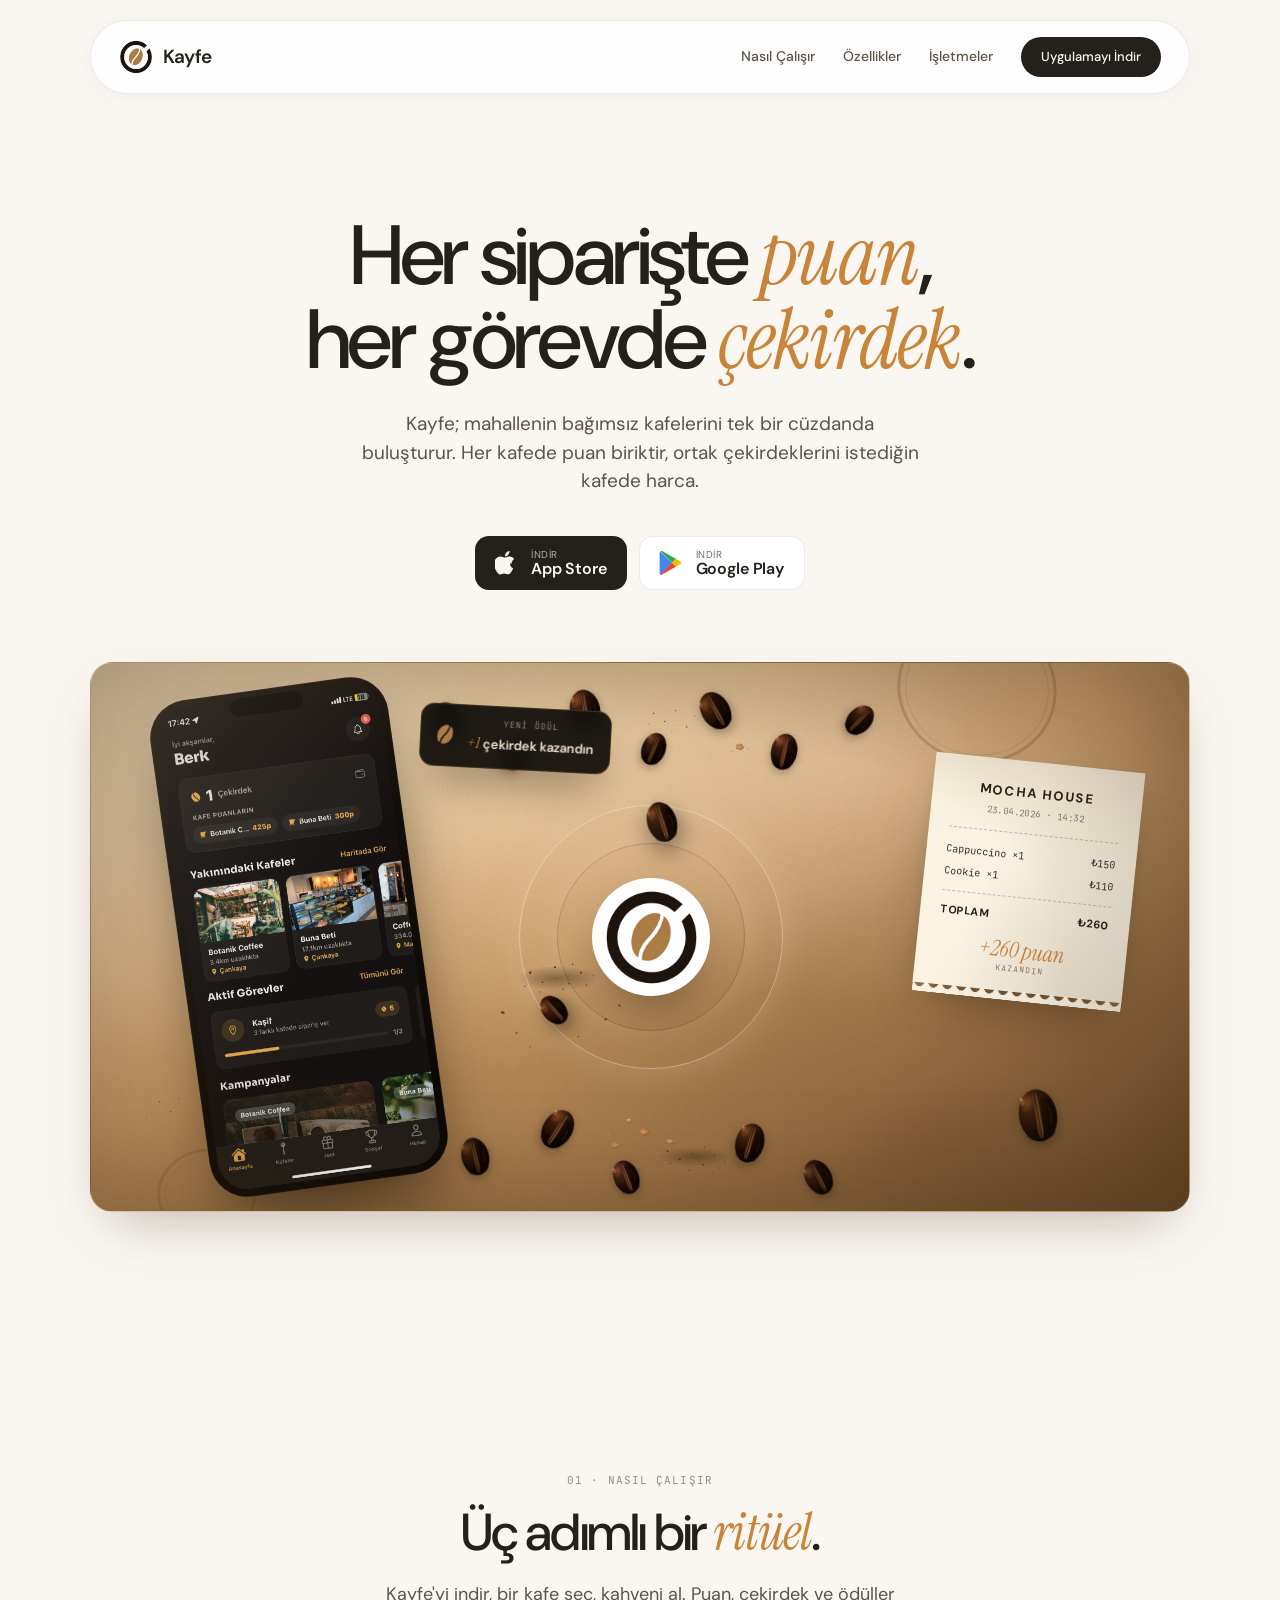
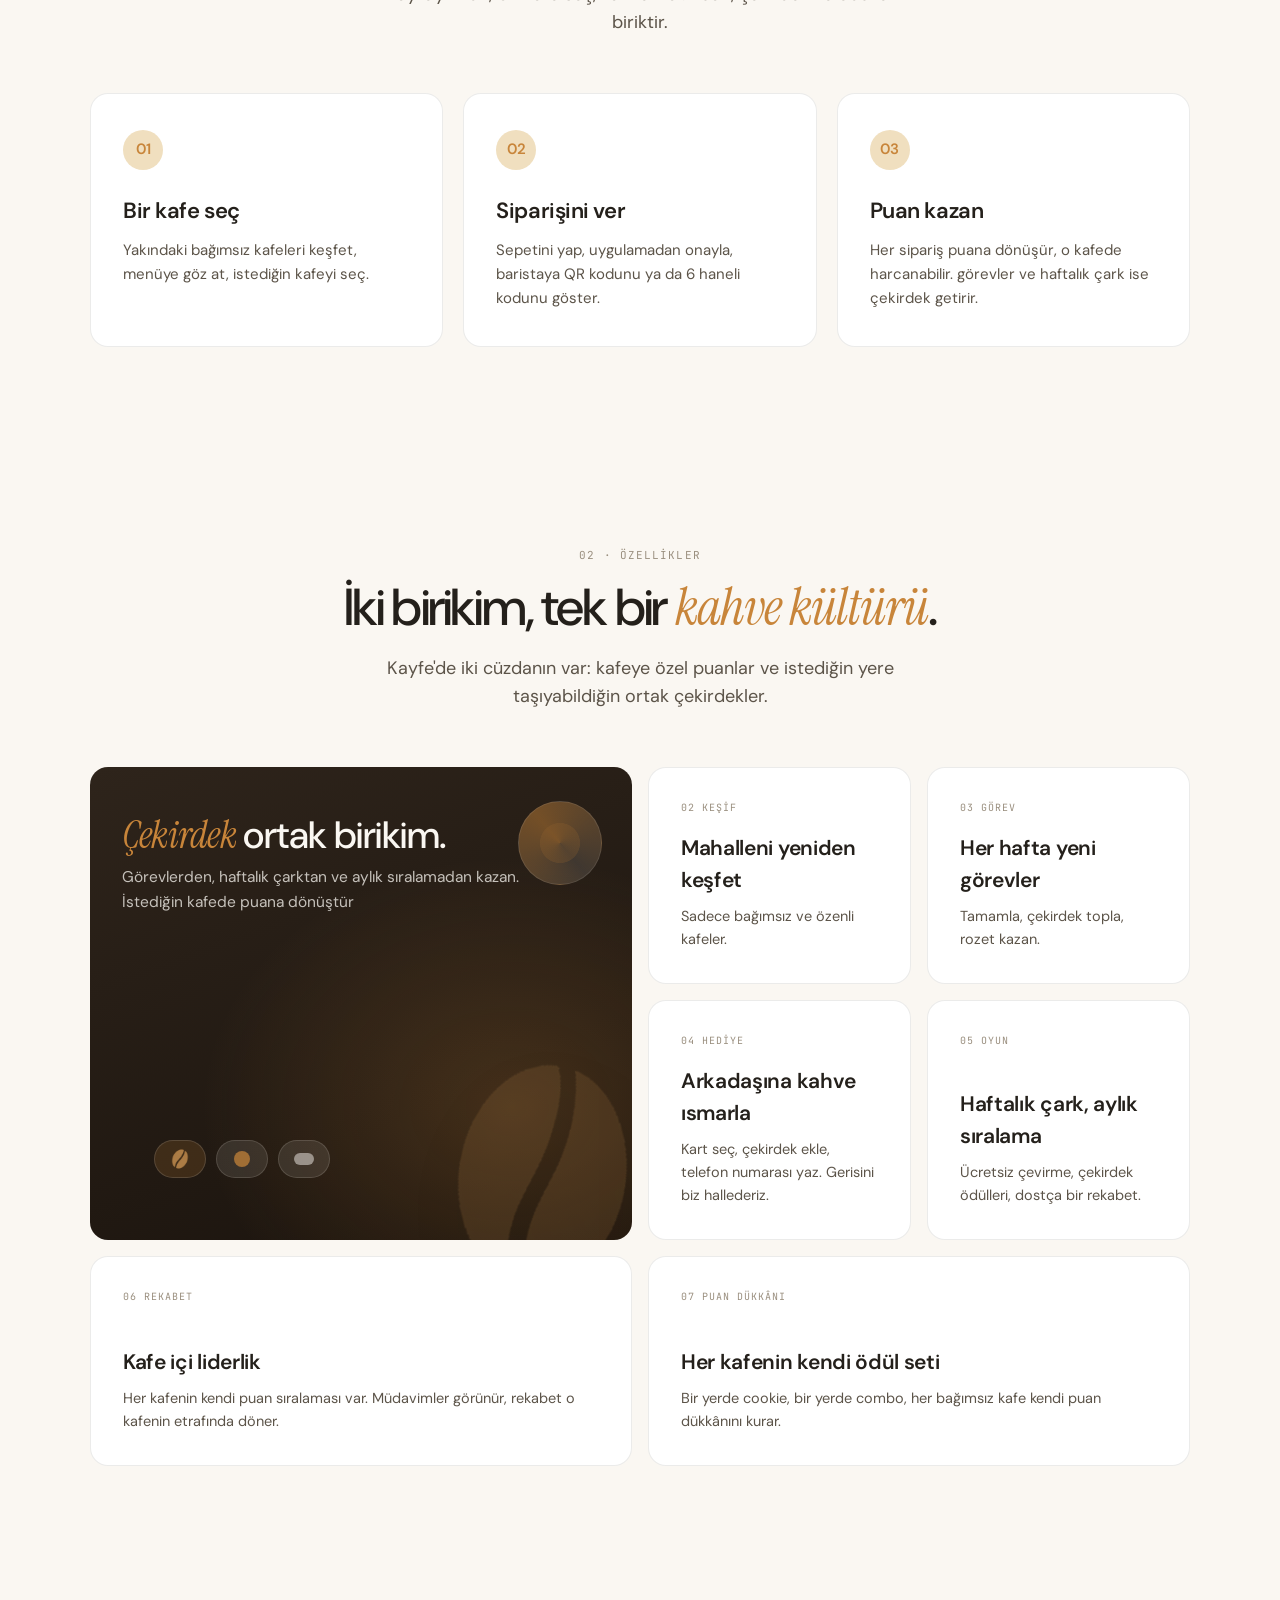
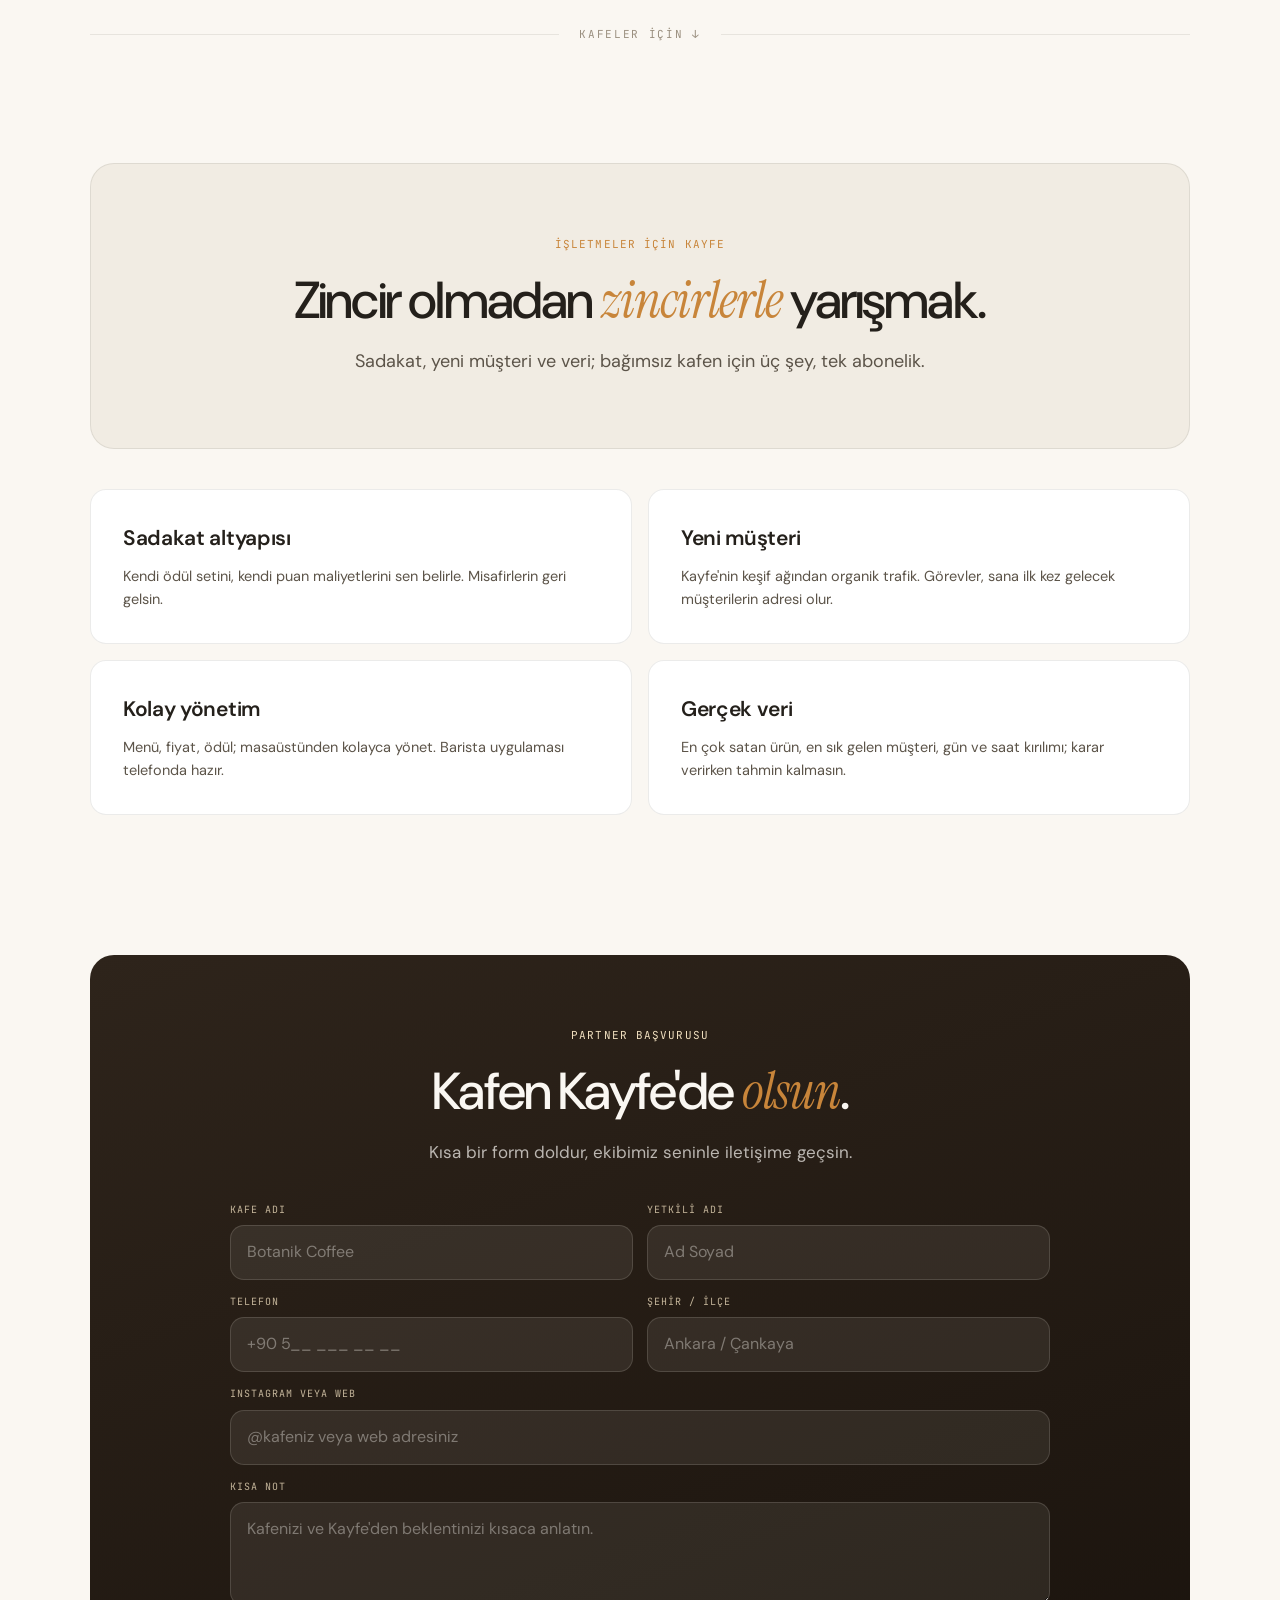
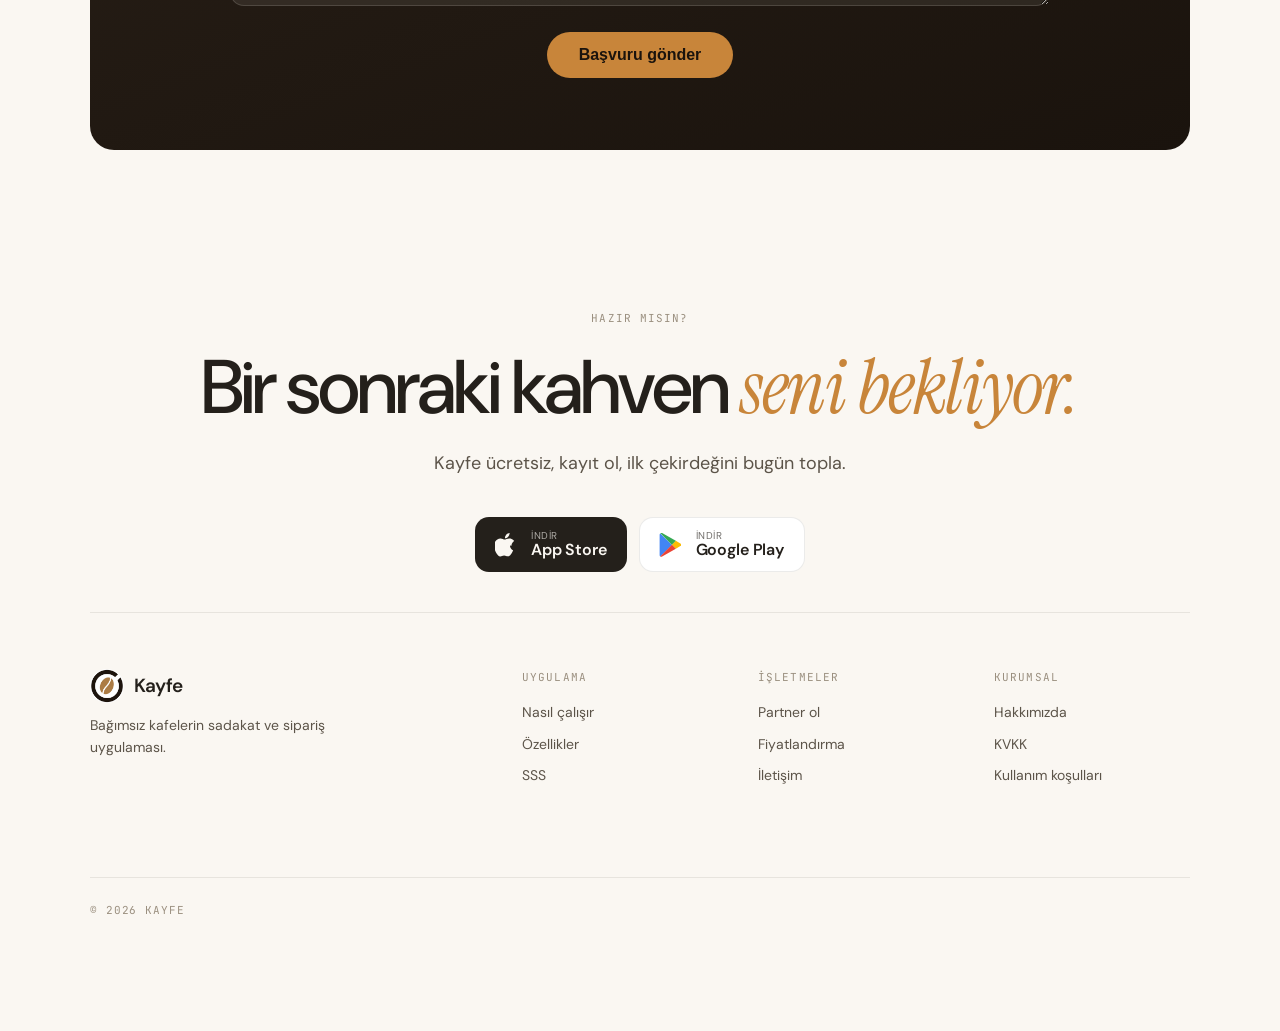
<file: index.html>
﻿<!doctype html>
<html lang="tr">
<head>
<meta charset="utf-8"/>
<title>Kayfe</title>
<meta name="viewport" content="width=device-width,initial-scale=1"/>
<meta name="description" content="Kayfe; mahallenin bağımsız kafelerini tek bir cüzdanda buluşturur. Her kafede puan biriktir, ortak çekirdeklerini istediğin kafede harca."/>
<link rel="icon" type="image/png" href="favicon.png">
<link rel="apple-touch-icon" href="favicon.png">
<link rel="preconnect" href="https://fonts.googleapis.com">
<link rel="preconnect" href="https://fonts.gstatic.com" crossorigin>
<link href="https://fonts.googleapis.com/css2?family=DM+Sans:opsz,wght@9..40,400;9..40,500;9..40,600;9..40,700&family=Instrument+Serif:ital@0;1&family=JetBrains+Mono:wght@400&display=swap" rel="stylesheet">
<style>
  :root {
    --paper: #FAF7F2;
    --paper-2: #F1ECE3;
    --ink: #24201B;
    --ink-soft: #5C5449;
    --muted: #9A8F7F;
    --accent: #C8853A;
    --accent-soft: #F0DFBF;
    --line: rgba(36,32,27,0.09);
    --card: #FFFFFF;
    --radius-pill: 999px;
    --radius-card: 18px;
    --radius-large: 24px;
  }

  *, *::before, *::after { box-sizing: border-box; }
  html { scroll-behavior: smooth; }
  html, body { margin: 0; padding: 0; overflow-x: hidden; }

  body {
    font-family: 'DM Sans', system-ui, sans-serif;
    background: var(--paper);
    color: var(--ink);
    font-size: 16px;
    line-height: 1.55;
    -webkit-font-smoothing: antialiased;
  }

  a { color: inherit; text-decoration: none; }

  .serif { font-family: 'Instrument Serif', Georgia, serif; font-weight: 400; }
  .serif-accent {
    font-family: 'Instrument Serif', Georgia, serif;
    font-style: italic;
    font-weight: 400;
    color: var(--accent);
    letter-spacing: -0.02em;
  }
  .mono {
    font-family: 'JetBrains Mono', monospace;
    font-size: 11px;
    letter-spacing: 0.1em;
    text-transform: uppercase;
    color: var(--muted);
  }

  .page {
    max-width: 1180px;
    margin: 0 auto;
    padding: 20px 40px 80px;
  }

  /* ─── NAV ─── */
  .nav {
    display: flex;
    align-items: center;
    justify-content: space-between;
    padding: 16px 28px;
    border-radius: var(--radius-pill);
    border: 1px solid var(--line);
    margin-bottom: 60px;
    position: sticky;
    top: 16px;
    z-index: 100;
    backdrop-filter: blur(16px);
    -webkit-backdrop-filter: blur(16px);
    background: rgba(255,255,255,0.88);
    box-shadow: 0 4px 24px -8px rgba(36,32,27,0.08);
  }

  .logo {
    display: flex;
    align-items: center;
    gap: 10px;
    font-weight: 600;
    font-size: 19px;
    letter-spacing: -0.02em;
    flex-shrink: 0;
  }

  .logo-mark {
    width: 34px;
    height: 34px;
    background: url("kayfe-logo.png") center / contain no-repeat;
    border-radius: 50%;
    flex-shrink: 0;
  }
  .logo-mark::after {
    content: none;
  }

  .nav-links {
    display: flex;
    gap: 28px;
    align-items: center;
    font-size: 14px;
    color: var(--ink-soft);
    font-weight: 500;
    min-width: 0;
  }
  .nav-links a { transition: color 0.15s; }
  .nav-links a:hover { color: var(--ink); }

  .nav-cta {
    padding: 10px 20px;
    background: var(--ink);
    color: var(--paper) !important;
    border-radius: var(--radius-pill);
    font-size: 13px;
    font-weight: 500;
    transition: opacity 0.15s;
  }
  .nav-cta:hover { opacity: 0.85; }

  /* ─── HERO ─── */
  .hero {
    text-align: center;
    padding: 60px 0 100px;
    position: relative;
  }

  .hero-eyebrow {
    display: inline-flex;
    align-items: center;
    gap: 10px;
    padding: 8px 16px;
    background: var(--card);
    border: 1px solid var(--line);
    border-radius: var(--radius-pill);
    font-size: 13px;
    color: var(--ink-soft);
    margin-bottom: 32px;
  }
  .hero-eyebrow .dot {
    width: 6px;
    height: 6px;
    background: var(--accent);
    border-radius: 50%;
    flex-shrink: 0;
  }

  .hero h1 {
    font-family: 'DM Sans', system-ui, sans-serif;
    font-weight: 500;
    font-size: clamp(48px, 7vw, 84px);
    line-height: 1.0;
    letter-spacing: -0.04em;
    margin: 0 auto 28px;
    max-width: 900px;
  }

  .hero-sub {
    font-size: 19px;
    line-height: 1.5;
    color: var(--ink-soft);
    max-width: 560px;
    margin: 0 auto 40px;
  }

  .hero-ctas {
    display: flex;
    gap: 12px;
    justify-content: center;
    flex-wrap: wrap;
  }

  /* ─── STORE BUTTONS ─── */
  .store-btn {
    display: flex;
    align-items: center;
    gap: 12px;
    padding: 12px 20px 12px 16px;
    background: var(--ink);
    color: var(--paper);
    border-radius: 14px;
    transition: opacity 0.15s, transform 0.15s;
    min-width: 0;
  }
  .store-btn:hover { opacity: 0.9; transform: translateY(-1px); }
  .store-btn.light {
    background: var(--card);
    color: var(--ink);
    border: 1px solid var(--line);
  }

  .store-btn .ico {
    width: 28px;
    height: 28px;
    display: grid;
    place-items: center;
    flex-shrink: 0;
  }
  .store-btn .ico svg { display: block; }

  .store-btn .lbl {
    display: flex;
    flex-direction: column;
    line-height: 1.1;
    text-align: left;
  }
  .store-btn .lbl .small {
    font-size: 10px;
    opacity: 0.65;
    letter-spacing: 0.06em;
    text-transform: uppercase;
  }
  .store-btn .lbl .big {
    font-size: 16px;
    font-weight: 600;
    letter-spacing: -0.01em;
  }

  /* ─── HERO PREVIEW ─── */
  .hero-preview {
    margin-top: 72px;
    position: relative;
    padding-bottom: 0;
    perspective: 1400px;
    animation: heroReveal 1.1s cubic-bezier(0.22, 1, 0.36, 1) both;
    animation-delay: 0.2s;
  }

  @keyframes heroReveal {
    from {
      opacity: 0;
      transform: perspective(1400px) rotateX(14deg) translateY(48px) scale(0.95);
      filter: blur(6px);
    }
    to {
      opacity: 1;
      transform: perspective(1400px) rotateX(0deg) translateY(0) scale(1);
      filter: blur(0);
    }
  }

  /* ─── CAFE TABLE STAGE ─── */
  .hp-stage {
    aspect-ratio: 16 / 8;
    border-radius: 22px;
    overflow: hidden;
    position: relative;
    background:
      radial-gradient(ellipse at 25% 12%, rgba(255,240,210,0.52), transparent 52%),
      radial-gradient(ellipse at 70% 18%, rgba(255,255,255,0.25), transparent 38%),
      radial-gradient(ellipse at 76% 86%, rgba(80,45,20,0.28), transparent 58%),
      linear-gradient(155deg, #F1D8AE 0%, #D3A169 46%, #8B673E 100%);
    border: 1px solid rgba(80,55,30,0.15);
    box-shadow:
      inset 0 0 120px rgba(60,40,15,0.22),
      0 24px 60px -20px rgba(80,55,30,0.35);
  }
  .hp-stage::before {
    content: "";
    position: absolute;
    inset: 0;
    background-image: url("data:image/svg+xml;utf8,<svg xmlns='http://www.w3.org/2000/svg' width='220' height='220'><filter id='n'><feTurbulence type='fractalNoise' baseFrequency='0.85' numOctaves='2' stitchTiles='stitch'/><feColorMatrix values='0 0 0 0 0.25 0 0 0 0 0.18 0 0 0 0 0.08 0 0 0 0.4 0'/></filter><rect width='100%25' height='100%25' filter='url(%23n)' opacity='0.55'/></svg>");
    mix-blend-mode: multiply;
    opacity: 0.6;
    pointer-events: none;
  }
  .hp-stage::after {
    content: "";
    position: absolute;
    inset: 0;
    background:
      linear-gradient(120deg, rgba(255,255,255,0.12), transparent 28%, transparent 72%, rgba(45,25,10,0.18)),
      radial-gradient(ellipse at 50% 50%, transparent 52%, rgba(60,40,15,0.32) 100%);
    pointer-events: none;
  }

  /* Coffee ring stains */
  .hp-ring {
    position: absolute;
    border-radius: 50%;
    border: 3px solid rgba(70,40,15,0.2);
    pointer-events: none;
  }
  .hp-ring::before {
    content: "";
    position: absolute;
    inset: 5px;
    border-radius: 50%;
    border: 1px solid rgba(70,40,15,0.12);
  }
  .hp-ring-1 {
    width: 160px; height: 160px;
    top: -54px; right: 12%;
    transform: rotate(14deg) scaleY(0.92);
  }
  .hp-ring-2 {
    width: 100px; height: 100px;
    bottom: -32px; left: 6%;
    opacity: 0.7;
    transform: rotate(-8deg) scaleY(0.88);
  }

  /* Decorative SVG layer — beans + grounds */
  .hp-decor {
    position: absolute;
    inset: 0;
    width: 100%;
    height: 100%;
    pointer-events: none;
    overflow: visible;
  }
  .hp-decor .bean {
    filter: drop-shadow(0 6px 8px rgba(30,18,6,0.35));
    transform-box: fill-box;
    transform-origin: center;
  }
  .hp-decor .bean-b { filter: drop-shadow(0 5px 7px rgba(30,18,6,0.32)) brightness(0.88) saturate(0.95); }
  .hp-decor .bean-c { filter: drop-shadow(0 4px 6px rgba(30,18,6,0.3)) brightness(1.05) hue-rotate(-6deg); }

  .hp-hero-core {
    position: absolute;
    left: 51%;
    top: 50%;
    width: 300px;
    height: 300px;
    transform: translate(-50%, -50%);
    z-index: 2;
    pointer-events: none;
  }
  .hp-hero-core::before,
  .hp-hero-core::after {
    content: "";
    position: absolute;
    inset: 18px;
    border-radius: 50%;
    border: 1px solid rgba(255,255,255,0.34);
    box-shadow: 0 0 34px rgba(255,238,205,0.18);
  }
  .hp-hero-core::after {
    inset: 56px;
    border-color: rgba(26,19,13,0.16);
    animation: corePulse 3.6s ease-in-out infinite;
  }
  .hp-logo-orb {
    position: absolute;
    left: 50%;
    top: 50%;
    width: 118px;
    height: 118px;
    transform: translate(-50%, -50%);
    border-radius: 50%;
    background: #FFFDF9 url("kayfe-logo.png") center / 82% no-repeat;
    box-shadow:
      0 26px 54px -22px rgba(30,18,8,0.58),
      inset 0 0 0 1px rgba(255,255,255,0.65);
    animation: logoBreathe 4.8s ease-in-out infinite;
  }
  .hp-orbit {
    position: absolute;
    inset: 0;
    border-radius: 50%;
    animation: orbitSpin 14s linear infinite;
  }
  .hp-orbit:nth-child(2) { animation-duration: 18s; animation-direction: reverse; }
  .hp-orbit-bean {
    position: absolute;
    width: 34px;
    height: 46px;
    overflow: visible;
    filter: drop-shadow(0 10px 12px rgba(20,8,3,0.52));
  }
  .hp-orbit-bean.b1 { left: 48%; top: 4%; transform: rotate(-18deg); }
  .hp-orbit-bean.b3 { left: 12%; bottom: 18%; transform: rotate(-42deg) scale(0.78); }

  /* Phone */
  .hp-phone {
    position: absolute;
    left: 8%;
    top: 50%;
    width: 240px;
    transform-origin: center center;
    animation: phoneRise 1.1s cubic-bezier(0.22, 1, 0.36, 1) 0.5s both,
               phoneFloat 6.5s ease-in-out 1.6s infinite;
  }
  .hp-phone-frame {
    background: linear-gradient(145deg, #1a130d 0%, #0a0704 100%);
    border-radius: 38px;
    padding: 8px;
    box-shadow:
      0 50px 90px -25px rgba(30,18,8,0.55),
      0 25px 50px -20px rgba(30,18,8,0.4),
      inset 0 0 0 1px rgba(255,255,255,0.04);
    position: relative;
  }
  .hp-phone-screen {
    background: #14100C;
    border-radius: 30px;
    min-height: 485px;
    position: relative;
    overflow: hidden;
  }
  .hp-phone-img {
    position: absolute;
    inset: 0;
    width: 100%;
    height: 100%;
    object-fit: cover;
    object-position: top center;
    display: block;
    z-index: 1;
  }
  .hp-phone-notch {
    position: absolute;
    top: 6px;
    left: 50%;
    transform: translateX(-50%);
    width: 74px;
    height: 18px;
    background: #0a0704;
    border-radius: 999px;
    z-index: 3;
  }

  /* Receipt */
  .hp-receipt {
    position: absolute;
    right: 5%;
    top: 18%;
    width: 210px;
    animation: receiptRise 1.1s cubic-bezier(0.22, 1, 0.36, 1) 0.75s both,
               receiptFloat 7.5s ease-in-out 1.8s infinite;
  }
  .hp-receipt-inner {
    background: #FAF3E3;
    padding: 22px 20px 18px;
    box-shadow:
      0 35px 60px -22px rgba(30,18,8,0.42),
      0 10px 20px -10px rgba(30,18,8,0.25);
    position: relative;
    background-image:
      linear-gradient(180deg, rgba(200,133,58,0.05), transparent 40%),
      radial-gradient(ellipse at 70% 90%, rgba(80,40,15,0.08), transparent 50%);
  }
  .hp-receipt-inner::after {
    content: "";
    position: absolute;
    left: 0; right: 0;
    bottom: -9px;
    height: 10px;
    background: #FAF3E3;
    -webkit-mask: radial-gradient(circle 5px at 7px 0, transparent 98%, black 100%) 0 0/14px 10px repeat-x;
    mask: radial-gradient(circle 5px at 7px 0, transparent 98%, black 100%) 0 0/14px 10px repeat-x;
  }
  .hp-receipt-brand {
    font-family: 'DM Sans', system-ui, sans-serif;
    font-size: 13px;
    font-weight: 700;
    letter-spacing: 0.14em;
    text-align: center;
    color: #2b2115;
    margin-bottom: 4px;
  }
  .hp-receipt-date {
    text-align: center;
    color: #8a7a62;
    font-size: 9px;
    margin-bottom: 14px;
    padding-bottom: 12px;
    border-bottom: 1px dashed #c9b99d;
    font-family: 'JetBrains Mono', monospace;
    letter-spacing: 0.05em;
  }
  .hp-receipt-line {
    display: flex;
    justify-content: space-between;
    margin-bottom: 6px;
    font-family: 'JetBrains Mono', monospace;
    font-size: 10px;
    color: #3a2d1f;
  }
  .hp-receipt-divider {
    border-bottom: 1px dashed #c9b99d;
    margin: 12px 0 10px;
  }
  .hp-receipt-total {
    display: flex;
    justify-content: space-between;
    font-family: 'DM Sans', system-ui, sans-serif;
    font-weight: 700;
    font-size: 11px;
    color: #2b2115;
    letter-spacing: 0.06em;
    margin-bottom: 14px;
  }
  .hp-receipt-reward {
    text-align: center;
    font-family: 'Instrument Serif', Georgia, serif;
    font-style: italic;
    font-size: 22px;
    color: #C8853A;
    line-height: 1.05;
  }
  .hp-receipt-reward small {
    display: block;
    font-family: 'JetBrains Mono', monospace;
    font-style: normal;
    font-size: 8px;
    color: #8a7a62;
    letter-spacing: 0.14em;
    text-transform: uppercase;
    margin-top: 3px;
  }

  /* Floating notification */
  .hp-notif {
    position: absolute;
    top: 8%;
    left: 30%;
    background: rgba(20,16,12,0.94);
    border: 1px solid rgba(200,133,58,0.22);
    backdrop-filter: blur(10px);
    -webkit-backdrop-filter: blur(10px);
    border-radius: 14px;
    padding: 11px 16px 11px 12px;
    display: flex;
    align-items: center;
    gap: 10px;
    color: #F0E3C8;
    box-shadow: 0 24px 44px -14px rgba(30,18,8,0.45);
    animation: notifRise 1.1s cubic-bezier(0.22, 1, 0.36, 1) 1s both,
               notifFloat 5.5s ease-in-out 2.1s infinite;
    z-index: 3;
  }
  .hp-notif-icon {
    width: 24px;
    height: 28px;
    background: url("kayfe-bean.png") center / contain no-repeat;
    flex-shrink: 0;
  }
  .hp-notif-icon::after {
    content: none;
  }
  .hp-notif-text-small {
    font-family: 'JetBrains Mono', monospace;
    font-size: 8.5px;
    color: rgba(240,227,200,0.55);
    text-transform: uppercase;
    letter-spacing: 0.12em;
  }
  .hp-notif-text-big {
    font-size: 13px;
    font-weight: 600;
    color: #F4E8CF;
    margin-top: 1px;
  }
  .hp-notif-text-big .accent { color: var(--accent); font-family: 'Instrument Serif', Georgia, serif; font-style: italic; font-weight: 400; font-size: 16px; }

  /* Entrance & idle animations */
  @keyframes phoneRise {
    from { opacity: 0; transform: translateY(-30%) rotate(-4deg) scale(0.92); }
    to   { opacity: 1; transform: translateY(-50%) rotate(-8deg) scale(1); }
  }
  @keyframes phoneFloat {
    0%, 100% { transform: translateY(-50%) rotate(-8deg); }
    50%      { transform: translateY(calc(-50% - 8px)) rotate(-7deg); }
  }
  @keyframes receiptRise {
    from { opacity: 0; transform: translateY(20px) rotate(0deg) scale(0.94); }
    to   { opacity: 1; transform: translateY(0) rotate(6deg) scale(1); }
  }
  @keyframes receiptFloat {
    0%, 100% { transform: rotate(6deg) translateY(0); }
    50%      { transform: rotate(4.5deg) translateY(-6px); }
  }
  @keyframes notifRise {
    from { opacity: 0; transform: translateY(-10px) rotate(0deg) scale(0.9); }
    to   { opacity: 1; transform: translateY(0) rotate(3deg) scale(1); }
  }
  @keyframes notifFloat {
    0%, 100% { transform: rotate(3deg) translateY(0); }
    50%      { transform: rotate(4deg) translateY(-5px); }
  }
  @keyframes orbitSpin {
    to { transform: rotate(360deg); }
  }
  @keyframes logoBreathe {
    0%, 100% { transform: translate(-50%, -50%) scale(1); }
    50% { transform: translate(-50%, -50%) scale(1.045); }
  }
  @keyframes corePulse {
    0%, 100% { transform: scale(0.94); opacity: 0.58; }
    50% { transform: scale(1.06); opacity: 0.95; }
  }


  /* ─── SECTIONS ─── */
  section { padding: 100px 0; }

  .section-head {
    text-align: center;
    margin-bottom: 56px;
  }
  .section-head .mono {
    display: block;
    margin-bottom: 16px;
  }
  .section-head h2 {
    font-family: 'DM Sans', system-ui, sans-serif;
    font-weight: 500;
    font-size: clamp(36px, 4.5vw, 52px);
    line-height: 1.05;
    letter-spacing: -0.035em;
    margin: 0 auto;
    max-width: 720px;
  }
  .section-head .lede {
    font-size: 18px;
    color: var(--ink-soft);
    max-width: 560px;
    margin: 20px auto 0;
  }

  /* ─── HOW IT WORKS ─── */
  .steps {
    display: grid;
    grid-template-columns: repeat(3, 1fr);
    gap: 20px;
  }

  .step {
    background: var(--card);
    border: 1px solid var(--line);
    border-radius: var(--radius-card);
    padding: 36px 32px;
    transition: box-shadow 0.2s, transform 0.2s;
  }
  .step:hover {
    box-shadow: 0 16px 40px -16px rgba(36,32,27,0.12);
    transform: translateY(-2px);
  }

  .step .num-circle {
    width: 40px;
    height: 40px;
    border-radius: 50%;
    background: var(--accent-soft);
    color: var(--accent);
    display: grid;
    place-items: center;
    font-weight: 600;
    font-size: 15px;
    margin-bottom: 24px;
  }

  .step h3 {
    font-size: 22px;
    font-weight: 600;
    letter-spacing: -0.02em;
    margin: 0 0 10px;
  }

  .step p {
    color: var(--ink-soft);
    font-size: 15px;
    margin: 0;
    line-height: 1.6;
  }

  /* ─── FEATURES BENTO ─── */
  .bento {
    display: grid;
    grid-template-columns: repeat(12, 1fr);
    grid-auto-rows: minmax(210px, auto);
    gap: 16px;
  }

  .feat {
    background: var(--card);
    border: 1px solid var(--line);
    border-radius: var(--radius-card);
    padding: 32px;
    display: flex;
    flex-direction: column;
    justify-content: space-between;
    position: relative;
    overflow: hidden;
    transition: box-shadow 0.2s, transform 0.2s;
    min-height: 200px;
  }
  .feat:hover {
    box-shadow: 0 16px 40px -16px rgba(36,32,27,0.13);
    transform: translateY(-2px);
  }

  .feat .ftag {
    font-family: 'JetBrains Mono', monospace;
    font-size: 10px;
    letter-spacing: 0.1em;
    text-transform: uppercase;
    color: var(--muted);
  }

  .feat h3 {
    font-size: 21px;
    font-weight: 600;
    letter-spacing: -0.015em;
    margin: 16px 0 8px;
  }

  .feat p {
    color: var(--ink-soft);
    font-size: 14.5px;
    margin: 0;
    line-height: 1.6;
  }

  /* Feature grid sizes */
  .f-hero { grid-column: span 6; grid-row: span 2; min-height: 436px; }
  .f-small { grid-column: span 3; }
  .f-mid { grid-column: span 3; }
  .f-wide { grid-column: span 6; min-height: 170px; }

  /* Hero feature — dark */
  .f-hero {
    background:
      radial-gradient(ellipse at 78% 72%, rgba(200,133,58,0.22), transparent 52%),
      linear-gradient(160deg, #2E241B 0%, #1A130D 100%);
    color: var(--paper);
    border: 0;
  }
  .f-hero::before {
    content: "";
    position: absolute;
    right: -46px;
    bottom: -70px;
    width: 270px;
    height: 270px;
    background: url("kayfe-bean.png") center / contain no-repeat;
    opacity: 0.18;
    transform: rotate(-14deg);
    filter: drop-shadow(0 28px 34px rgba(0,0,0,0.36));
  }
  .f-hero::after {
    content: "";
    position: absolute;
    right: 30px;
    top: 34px;
    width: 84px;
    height: 84px;
    border-radius: 999px;
    background:
      radial-gradient(circle at 50% 50%, rgba(200,133,58,0.25) 0 34%, transparent 35%),
      conic-gradient(from -40deg, rgba(200,133,58,0.7), rgba(250,247,242,0.18), rgba(200,133,58,0.7));
    border: 1px solid rgba(250,247,242,0.16);
    opacity: 0.68;
  }
  .f-hero .ftag { color: var(--accent-soft); }
  .f-hero > div {
    position: relative;
    z-index: 2;
  }
  .f-hero h3 {
    font-family: 'DM Sans', system-ui, sans-serif;
    font-size: 38px;
    font-weight: 500;
    max-width: 440px;
    line-height: 1.1;
  }
  .f-hero h3 .serif-accent { color: var(--accent); }
  .f-hero p {
    color: rgba(250,247,242,0.75);
    font-size: 15.5px;
    max-width: 440px;
  }
  .f-hero-visual {
    position: absolute;
    left: 32px;
    bottom: 30px;
    display: flex;
    align-items: center;
    gap: 10px;
    z-index: 2;
  }
  .f-hero-chip {
    display: inline-flex;
    align-items: center;
    justify-content: center;
    width: 52px;
    height: 38px;
    padding: 0;
    border-radius: 999px;
    background: rgba(250,247,242,0.1);
    border: 1px solid rgba(250,247,242,0.14);
  }
  .f-hero-chip::before {
    content: "";
    width: 16px;
    height: 16px;
    border-radius: 50%;
    background: rgba(200,133,58,0.72);
  }
  .f-hero-chip.bean {
    min-width: 46px;
    padding: 0;
    background: rgba(200,133,58,0.18) url("kayfe-bean.png") center / 24px auto no-repeat;
  }
  .f-hero-chip.bean::before { content: none; }
  .f-hero-chip.alt::before {
    width: 20px;
    height: 12px;
    border-radius: 999px;
    background: rgba(250,247,242,0.48);
  }

  /* f-hero decor layer */
  .fh-text { position: relative; z-index: 2; max-width: 460px; }
  .fh-decor {
    position: absolute;
    inset: 0;
    width: 100%;
    height: 100%;
    pointer-events: none;
    z-index: 1;
  }
  .fh-decor .bean { filter: drop-shadow(0 10px 14px rgba(0,0,0,0.45)); }
  .fh-decor .bean-b { filter: drop-shadow(0 8px 12px rgba(0,0,0,0.42)) brightness(0.88) saturate(0.95); }
  .fh-decor .bean-c { filter: drop-shadow(0 6px 10px rgba(0,0,0,0.4)) brightness(1.08) hue-rotate(-4deg); }

  /* ─── B2B SPLIT ─── */
  .b2b-split {
    display: flex;
    align-items: center;
    gap: 20px;
    margin: 60px 0 40px;
  }
  .b2b-split .line { flex: 1; height: 1px; background: var(--line); }
  .b2b-split .label {
    font-family: 'JetBrains Mono', monospace;
    font-size: 11px;
    letter-spacing: 0.15em;
    text-transform: uppercase;
    color: var(--muted);
    white-space: nowrap;
  }

  /* ─── B2B HERO ─── */
  .b2b-hero {
    background: var(--paper-2);
    border-radius: var(--radius-large);
    padding: 72px 56px;
    margin: 40px 0;
    text-align: center;
    border: 1px solid var(--line);
  }
  .b2b-hero .mono { color: var(--accent); margin-bottom: 20px; display: block; }
  .b2b-hero h2 {
    font-family: 'DM Sans', system-ui, sans-serif;
    font-weight: 500;
    font-size: clamp(36px, 4.5vw, 52px);
    line-height: 1.04;
    letter-spacing: -0.035em;
    margin: 0 auto 20px;
    max-width: 760px;
  }
  .b2b-hero .lede {
    font-size: 18px;
    color: var(--ink-soft);
    max-width: 580px;
    margin: 0 auto;
  }

  /* ─── B2B GRID ─── */
  .b2b-grid {
    display: grid;
    grid-template-columns: 1fr 1fr;
    gap: 16px;
    margin-top: 32px;
  }

  .b2b-card {
    background: var(--card);
    border: 1px solid var(--line);
    border-radius: 16px;
    padding: 32px;
    text-align: left;
    transition: box-shadow 0.2s, transform 0.2s;
  }
  .b2b-card:hover {
    box-shadow: 0 12px 32px -12px rgba(36,32,27,0.1);
    transform: translateY(-2px);
  }
  .b2b-card h3 {
    font-size: 21px;
    font-weight: 600;
    margin: 0 0 10px;
    letter-spacing: -0.015em;
  }
  .b2b-card p {
    color: var(--ink-soft);
    font-size: 14.5px;
    margin: 0;
    line-height: 1.6;
  }

  /* ─── PARTNER CTA ─── */
  .partner-cta {
    background: linear-gradient(160deg, #2E241B 0%, #1A130D 100%);
    color: var(--paper);
    border-radius: var(--radius-large);
    padding: 72px 56px;
    margin: 40px 0;
  }
  .partner-cta-head {
    text-align: center;
    margin-bottom: 36px;
  }
  .partner-cta .mono { color: var(--accent-soft); display: block; margin-bottom: 20px; }
  .partner-cta h2 {
    font-family: 'DM Sans', system-ui, sans-serif;
    font-weight: 500;
    font-size: clamp(36px, 4.5vw, 52px);
    line-height: 1.04;
    letter-spacing: -0.035em;
    margin: 0 auto 20px;
    max-width: 720px;
    color: var(--paper);
  }
  .partner-cta p {
    color: rgba(250,247,242,0.7);
    max-width: 520px;
    margin: 0 auto;
    font-size: 17px;
  }
  .partner-form {
    display: grid;
    grid-template-columns: repeat(2, minmax(0, 1fr));
    gap: 14px;
    max-width: 820px;
    margin: 0 auto;
    text-align: left;
  }
  .partner-field {
    display: flex;
    flex-direction: column;
    gap: 8px;
  }
  .partner-field.full { grid-column: 1 / -1; }
  .partner-field label {
    font-family: 'JetBrains Mono', monospace;
    font-size: 10px;
    letter-spacing: 0.1em;
    text-transform: uppercase;
    color: rgba(240,223,191,0.78);
  }
  .partner-field input,
  .partner-field textarea {
    width: 100%;
    min-width: 0;
    border: 1px solid rgba(250,247,242,0.14);
    border-radius: 14px;
    background: rgba(250,247,242,0.08);
    color: var(--paper);
    font: inherit;
    padding: 14px 16px;
    outline: none;
    transition: border-color 0.15s, background 0.15s, box-shadow 0.15s;
  }
  .partner-field textarea {
    min-height: 104px;
    resize: vertical;
  }
  .partner-field input::placeholder,
  .partner-field textarea::placeholder {
    color: rgba(250,247,242,0.38);
  }
  .partner-field input:focus,
  .partner-field textarea:focus {
    border-color: rgba(200,133,58,0.72);
    background: rgba(250,247,242,0.11);
    box-shadow: 0 0 0 3px rgba(200,133,58,0.14);
  }
  .partner-submit {
    grid-column: 1 / -1;
    justify-self: center;
    margin-top: 12px;
    padding: 14px 32px;
    background: var(--accent);
    color: #1A130D;
    border: 0;
    border-radius: var(--radius-pill);
    font-size: 16px;
    font-weight: 600;
    cursor: default;
    transition: opacity 0.15s, transform 0.15s;
  }
  .partner-submit:hover { opacity: 0.9; transform: translateY(-1px); }

  /* ─── DOWNLOAD CTA ─── */
  .download-cta {
    text-align: center;
    padding: 120px 0 40px;
  }
  .download-cta .mono { display: block; margin-bottom: 24px; }
  .download-cta h2 {
    font-family: 'DM Sans', system-ui, sans-serif;
    font-weight: 500;
    font-size: clamp(48px, 6.5vw, 76px);
    line-height: 0.98;
    letter-spacing: -0.04em;
    margin: 0 0 24px;
  }
  .download-cta p {
    font-size: 18px;
    color: var(--ink-soft);
    max-width: 500px;
    margin: 0 auto 40px;
  }
  .download-cta .stores {
    display: flex;
    gap: 12px;
    justify-content: center;
    flex-wrap: wrap;
  }

  /* ─── FOOTER ─── */
  footer {
    border-top: 1px solid var(--line);
    padding: 56px 0 0;
    display: grid;
    grid-template-columns: 2fr 1fr 1fr 1fr;
    gap: 40px;
    font-size: 14px;
  }

  footer h4 {
    font-family: 'JetBrains Mono', monospace;
    font-size: 11px;
    letter-spacing: 0.1em;
    text-transform: uppercase;
    color: var(--muted);
    margin: 0 0 16px;
    font-weight: 400;
  }

  footer ul { list-style: none; padding: 0; margin: 0; }
  footer li {
    margin-bottom: 10px;
    color: var(--ink-soft);
    cursor: default;
  }
  footer li:hover { color: var(--ink); }

  .brand-blurb {
    color: var(--ink-soft);
    max-width: 280px;
    margin-top: 12px;
    font-size: 14px;
  }

  .foot-note {
    grid-column: 1 / -1;
    border-top: 1px solid var(--line);
    margin-top: 40px;
    padding: 24px 0 32px;
    display: flex;
    justify-content: space-between;
    font-family: 'JetBrains Mono', monospace;
    font-size: 11px;
    letter-spacing: 0.08em;
    text-transform: uppercase;
    color: var(--muted);
  }

  /* ─── SCROLL FADE IN ─── */
  .reveal {
    opacity: 0;
    transform: translateY(24px);
    transition: opacity 0.65s cubic-bezier(0.22, 1, 0.36, 1),
                transform 0.65s cubic-bezier(0.22, 1, 0.36, 1);
  }
  .reveal.visible {
    opacity: 1;
    transform: translateY(0);
  }

  /* ─── RESPONSIVE ─── */
  @media (max-width: 900px) {
    .page { padding: 16px 24px 60px; }

    .nav { padding: 14px 20px; }
    .nav-links { gap: 16px; font-size: 13px; }

    .steps { grid-template-columns: 1fr; }

    .bento { grid-template-columns: 1fr 1fr; }
    .f-hero { grid-column: span 2; grid-row: span 1; min-height: 260px; }
    .f-hero h3 { font-size: 34px; }
    .f-small { grid-column: span 1; }
    .f-mid { grid-column: span 1; }
    .f-wide { grid-column: span 1; }
    .f-hero::before { width: 200px; height: 200px; right: -44px; bottom: -58px; }
    .f-hero::after { right: 24px; top: 24px; }
    .f-hero-visual { display: none; }

    .hp-phone { width: 190px; left: 4%; }
    .hp-phone-screen { min-height: 377px; }
    .hp-hero-core { width: 250px; height: 250px; left: 53%; }
    .hp-logo-orb { width: 96px; height: 96px; }
    .hp-receipt { width: 170px; right: 3%; }
    .hp-notif { left: 28%; top: 4%; padding: 9px 12px; }

    .b2b-grid { grid-template-columns: 1fr; }

    .b2b-hero, .partner-cta { padding: 48px 32px; }
    .partner-form { grid-template-columns: 1fr; }

    footer {
      grid-template-columns: 1fr 1fr;
    }
  }

  @media (max-width: 600px) {
    .page { padding: 12px 16px 48px; }

    .nav { top: 10px; padding: 12px 14px; gap: 12px; }
    .nav-links a:not(.nav-cta) { display: none; }
    .nav-cta { padding: 9px 14px; white-space: nowrap; }

    .hero { padding: 40px 0 80px; }
    .hero h1 { font-size: clamp(36px, 11vw, 40px); letter-spacing: -0.035em; }
    .hero-sub { font-size: 16px; }
    .hero-preview { margin-top: 54px; }

    .hp-stage {
      height: 520px;
      aspect-ratio: auto;
      border-radius: 18px;
      background:
        radial-gradient(ellipse at 50% 18%, rgba(255,240,210,0.34), transparent 46%),
        radial-gradient(ellipse at 50% 100%, rgba(80,45,20,0.28), transparent 58%),
        linear-gradient(160deg, #E7C99E 0%, #B98755 58%, #765337 100%);
    }
    .hp-decor,
    .hp-ring,
    .hp-hero-core {
      display: none;
    }
    .hp-phone {
      width: 232px; left: 50%; top: 50%;
      animation: phoneRiseMobile 1.1s cubic-bezier(0.22, 1, 0.36, 1) 0.5s both,
                 phoneFloatMobile 6.5s ease-in-out 1.6s infinite;
    }
    .hp-phone-frame { border-radius: 38px; padding: 8px; }
    .hp-phone-screen { min-height: 456px; border-radius: 30px; }
    .hp-phone-notch { width: 70px; height: 17px; }
    .hp-receipt { display: none; }
    .hp-notif { display: none; }

    @keyframes phoneRiseMobile {
      from { opacity: 0; transform: translate(-50%, -42%) rotate(-2deg) scale(0.94); }
      to   { opacity: 1; transform: translate(-50%, -50%) rotate(-3deg) scale(1); }
    }
    @keyframes phoneFloatMobile {
      0%, 100% { transform: translate(-50%, -50%) rotate(-3deg); }
      50%      { transform: translate(-50%, calc(-50% - 8px)) rotate(-2deg); }
    }

    .bento { grid-template-columns: 1fr; }
    .f-hero, .f-small, .f-mid, .f-wide { grid-column: span 1; }
    .f-hero::after { display: none; }
    .f-hero { min-height: 300px; }

    .b2b-hero, .partner-cta { padding: 40px 24px; }

    footer { grid-template-columns: 1fr 1fr; gap: 24px; }

    .foot-note { flex-direction: column; gap: 8px; }

    .download-cta { padding: 80px 0 32px; }
  }

  @media (max-width: 480px) {
    .feat { padding: 26px; }
    .f-hero h3 { font-size: 30px; }
    .partner-cta { padding: 36px 20px; }
    .partner-submit { width: 100%; }
  }

  @media (max-width: 380px) {
    .page { padding-left: 12px; padding-right: 12px; }
    .logo { font-size: 17px; gap: 8px; }
    .logo-mark { width: 30px; height: 30px; }
    .nav-cta { font-size: 12px; padding: 8px 12px; }
    .store-btn { width: 100%; justify-content: center; }
    .hero h1 { font-size: 34px; }
    .section-head h2,
    .b2b-hero h2,
    .partner-cta h2 { font-size: 32px; }
    .hp-stage { height: 492px; }
    .hp-phone { width: 214px; }
    .hp-phone-screen { min-height: 420px; }
    footer { grid-template-columns: 1fr; }
  }

  @media (prefers-reduced-motion: reduce) {
    .hero-preview,
    .hp-phone,
    .hp-receipt,
    .hp-notif,
    .hp-hero-core::after,
    .hp-logo-orb,
    .hp-orbit {
      animation: none !important;
    }
  }
</style>
</head>
<body>
<div class="page">

  <!-- NAV -->
  <nav class="nav" aria-label="Ana menü">
    <a class="logo" href="#" aria-label="Kayfe ana sayfası">
      <div class="logo-mark" aria-hidden="true"></div>
      Kayfe
    </a>
    <div class="nav-links">
      <a href="#nasil">Nasıl Çalışır</a>
      <a href="#ozellikler">Özellikler</a>
      <a href="#isletmeler">İşletmeler</a>
      <a class="nav-cta" href="#indir">Uygulamayı İndir</a>
    </div>
  </nav>

  <!-- HERO -->
  <section class="hero" aria-labelledby="hero-heading">
    <h1 id="hero-heading">
      Her siparişte <span class="serif-accent">puan</span>,<br>
      her görevde <span class="serif-accent">çekirdek</span>.
    </h1>

    <p class="hero-sub">
      Kayfe; mahallenin bağımsız kafelerini tek bir cüzdanda buluşturur.
      Her kafede puan biriktir, ortak çekirdeklerini istediğin kafede harca.
    </p>

    <div class="hero-ctas">
      <a class="store-btn" href="#indir" aria-label="App Store'dan indir">
        <span class="ico" aria-hidden="true">
          <!-- Apple logo -->
          <svg width="20" height="24" viewBox="0 0 20 24" fill="none" xmlns="http://www.w3.org/2000/svg">
            <path d="M16.5 12.8c-.03-3.23 2.64-4.78 2.76-4.86-1.5-2.2-3.84-2.5-4.68-2.54-1.99-.2-3.88 1.17-4.9 1.17-1 0-2.55-1.14-4.2-1.11C3.25 5.5 1.13 6.75.12 8.7c-2.06 3.56-.53 8.84 1.47 11.74.98 1.42 2.15 3 3.68 2.94 1.48-.06 2.04-.95 3.83-.95 1.78 0 2.29.95 3.84.92 1.59-.03 2.6-1.44 3.57-2.87 1.13-1.64 1.59-3.24 1.62-3.32-.04-.01-3.1-1.19-3.13-4.71zM13.4 3.48C14.2 2.5 14.74 1.15 14.6 0c-1.16.05-2.57.77-3.4 1.74-.75.85-1.4 2.23-1.22 3.54 1.28.1 2.59-.66 3.42-1.8z" fill="currentColor"/>
          </svg>
        </span>
        <span class="lbl">
          <span class="small">indir</span>
          <span class="big">App Store</span>
        </span>
      </a>
      <a class="store-btn light" href="#indir" aria-label="Google Play'den indir">
        <span class="ico" aria-hidden="true">
          <!-- Google Play triangle -->
          <svg width="22" height="24" viewBox="0 0 22 24" fill="none" xmlns="http://www.w3.org/2000/svg">
            <path d="M1.22.54C.87.74.63 1.15.63 1.68v20.64c0 .53.24.94.59 1.14l.11.06 11.56-11.56v-.27L1.33.48l-.11.06z" fill="#4285F4"/>
            <path d="M16.74 15.75l-3.85-3.85v-.27l3.85-3.84.09.05 4.56 2.59c1.3.74 1.3 1.95 0 2.69l-4.56 2.59-.09.04z" fill="#FBBC04"/>
            <path d="M16.83 15.71L12.89 11.77 1.22 23.46c.43.45 1.13.51 1.93.06l13.68-7.81" fill="#EA4335"/>
            <path d="M16.83 7.83L3.15.02C2.35-.43 1.65-.37 1.22.08l11.67 11.69 3.94-3.94z" fill="#34A853"/>
          </svg>
        </span>
        <span class="lbl">
          <span class="small">indir</span>
          <span class="big">Google Play</span>
        </span>
      </a>
    </div>

    <div class="hero-preview" aria-hidden="true">
      <div class="hp-stage" role="img" aria-label="Kayfe uygulama önizlemesi — kafe masası">
        <div class="hp-ring hp-ring-1"></div>
        <div class="hp-ring hp-ring-2"></div>
        <div class="hp-hero-core">
          <div class="hp-orbit">
            <svg class="hp-orbit-bean b1" viewBox="0 0 60 80" aria-hidden="true">
              <defs>
                <radialGradient id="orbitBeanBodyA" cx="30%" cy="22%" r="90%">
                  <stop offset="0%" stop-color="#7A4220"/>
                  <stop offset="22%" stop-color="#3E1E0D"/>
                  <stop offset="60%" stop-color="#190A04"/>
                  <stop offset="100%" stop-color="#060201"/>
                </radialGradient>
                <linearGradient id="orbitBeanCreaseA" x1="0%" y1="0%" x2="100%" y2="0%">
                  <stop offset="0%" stop-color="#2A1508"/>
                  <stop offset="25%" stop-color="#82512A"/>
                  <stop offset="50%" stop-color="#5A3316"/>
                  <stop offset="75%" stop-color="#82512A"/>
                  <stop offset="100%" stop-color="#2A1508"/>
                </linearGradient>
              </defs>
              <ellipse cx="30" cy="40" rx="26" ry="36" fill="url(#orbitBeanBodyA)"/>
              <ellipse cx="40" cy="44" rx="14" ry="28" fill="rgba(0,0,0,0.32)"/>
              <ellipse cx="30" cy="66" rx="20" ry="9" fill="rgba(0,0,0,0.22)"/>
              <ellipse cx="30" cy="40" rx="5" ry="32" fill="url(#orbitBeanCreaseA)"/>
              <path d="M30 8 C28 20 26 30 26 40 C26 50 28 60 30 72" fill="none" stroke="rgba(5,2,1,0.55)" stroke-width="1.2" stroke-linecap="round"/>
              <path d="M30 8 C32 20 34 30 34 40 C34 50 32 60 30 72" fill="none" stroke="rgba(5,2,1,0.32)" stroke-width="0.9" stroke-linecap="round"/>
              <path d="M30 10 Q29.5 24 29.8 40 Q30 56 30 70" fill="none" stroke="rgba(5,2,1,0.78)" stroke-width="1.1" stroke-linecap="round"/>
              <ellipse cx="14" cy="22" rx="6" ry="11" fill="rgba(140,80,40,0.28)"/>
              <ellipse cx="12" cy="18" rx="2.8" ry="5" fill="rgba(200,130,70,0.45)"/>
              <circle cx="11" cy="15" r="1.2" fill="rgba(255,200,150,0.7)"/>
              <circle cx="10" cy="13" r="0.6" fill="rgba(255,230,200,0.88)"/>
              <path d="M46 52 C48 46 48 38 46 32" fill="none" stroke="rgba(120,65,28,0.28)" stroke-width="1.8" stroke-linecap="round"/>
            </svg>
          </div>
          <div class="hp-orbit">
            <svg class="hp-orbit-bean b3" viewBox="0 0 60 80" aria-hidden="true">
              <defs>
                <radialGradient id="orbitBeanBodyB" cx="30%" cy="22%" r="90%">
                  <stop offset="0%" stop-color="#7A4220"/>
                  <stop offset="22%" stop-color="#3E1E0D"/>
                  <stop offset="60%" stop-color="#190A04"/>
                  <stop offset="100%" stop-color="#060201"/>
                </radialGradient>
                <linearGradient id="orbitBeanCreaseB" x1="0%" y1="0%" x2="100%" y2="0%">
                  <stop offset="0%" stop-color="#2A1508"/>
                  <stop offset="25%" stop-color="#82512A"/>
                  <stop offset="50%" stop-color="#5A3316"/>
                  <stop offset="75%" stop-color="#82512A"/>
                  <stop offset="100%" stop-color="#2A1508"/>
                </linearGradient>
              </defs>
              <ellipse cx="30" cy="40" rx="26" ry="36" fill="url(#orbitBeanBodyB)"/>
              <ellipse cx="40" cy="44" rx="14" ry="28" fill="rgba(0,0,0,0.32)"/>
              <ellipse cx="30" cy="66" rx="20" ry="9" fill="rgba(0,0,0,0.22)"/>
              <ellipse cx="30" cy="40" rx="5" ry="32" fill="url(#orbitBeanCreaseB)"/>
              <path d="M30 8 C28 20 26 30 26 40 C26 50 28 60 30 72" fill="none" stroke="rgba(5,2,1,0.55)" stroke-width="1.2" stroke-linecap="round"/>
              <path d="M30 8 C32 20 34 30 34 40 C34 50 32 60 30 72" fill="none" stroke="rgba(5,2,1,0.32)" stroke-width="0.9" stroke-linecap="round"/>
              <path d="M30 10 Q29.5 24 29.8 40 Q30 56 30 70" fill="none" stroke="rgba(5,2,1,0.78)" stroke-width="1.1" stroke-linecap="round"/>
              <ellipse cx="14" cy="22" rx="6" ry="11" fill="rgba(140,80,40,0.28)"/>
              <ellipse cx="12" cy="18" rx="2.8" ry="5" fill="rgba(200,130,70,0.45)"/>
              <circle cx="11" cy="15" r="1.2" fill="rgba(255,200,150,0.7)"/>
              <circle cx="10" cy="13" r="0.6" fill="rgba(255,230,200,0.88)"/>
              <path d="M46 52 C48 46 48 38 46 32" fill="none" stroke="rgba(120,65,28,0.28)" stroke-width="1.8" stroke-linecap="round"/>
            </svg>
          </div>
          <div class="hp-logo-orb"></div>
        </div>

        <svg class="hp-decor" viewBox="0 0 1600 800" preserveAspectRatio="xMidYMid slice" aria-hidden="true">
          <defs>
            <radialGradient id="kfBeanBody" cx="30%" cy="22%" r="90%">
              <stop offset="0%" stop-color="#7A4220"/>
              <stop offset="22%" stop-color="#3E1E0D"/>
              <stop offset="60%" stop-color="#190A04"/>
              <stop offset="100%" stop-color="#060201"/>
            </radialGradient>
            <linearGradient id="kfBeanCrease" x1="0%" y1="0%" x2="100%" y2="0%">
              <stop offset="0%" stop-color="#2A1508"/>
              <stop offset="25%" stop-color="#82512A"/>
              <stop offset="50%" stop-color="#5A3316"/>
              <stop offset="75%" stop-color="#82512A"/>
              <stop offset="100%" stop-color="#2A1508"/>
            </linearGradient>
            <radialGradient id="kfGroundGlow" cx="50%" cy="50%" r="50%">
              <stop offset="0%" stop-color="rgba(40,22,10,0.55)"/>
              <stop offset="100%" stop-color="rgba(40,22,10,0)"/>
            </radialGradient>
            <radialGradient id="kfCrumb" cx="35%" cy="30%" r="75%">
              <stop offset="0%" stop-color="#E9BA7E"/>
              <stop offset="60%" stop-color="#B47B42"/>
              <stop offset="100%" stop-color="#7D4A22"/>
            </radialGradient>
            <symbol id="kfBean" viewBox="0 0 60 80" overflow="visible">
              <ellipse cx="30" cy="40" rx="26" ry="36" fill="url(#kfBeanBody)"/>
              <ellipse cx="40" cy="44" rx="14" ry="28" fill="rgba(0,0,0,0.32)"/>
              <ellipse cx="30" cy="66" rx="20" ry="9" fill="rgba(0,0,0,0.22)"/>
              <ellipse cx="30" cy="40" rx="5" ry="32" fill="url(#kfBeanCrease)"/>
              <path d="M30 8 C28 20 26 30 26 40 C26 50 28 60 30 72"
                    fill="none" stroke="rgba(5,2,1,0.55)" stroke-width="1.2" stroke-linecap="round"/>
              <path d="M30 8 C32 20 34 30 34 40 C34 50 32 60 30 72"
                    fill="none" stroke="rgba(5,2,1,0.32)" stroke-width="0.9" stroke-linecap="round"/>
              <path d="M30 10 Q29.5 24 29.8 40 Q30 56 30 70"
                    fill="none" stroke="rgba(5,2,1,0.78)" stroke-width="1.1" stroke-linecap="round"/>
              <ellipse cx="14" cy="22" rx="6" ry="11" fill="rgba(140,80,40,0.28)"/>
              <ellipse cx="12" cy="18" rx="2.8" ry="5" fill="rgba(200,130,70,0.45)"/>
              <circle cx="11" cy="15" r="1.2" fill="rgba(255,200,150,0.7)"/>
              <circle cx="10" cy="13" r="0.6" fill="rgba(255,230,200,0.88)"/>
              <path d="M46 52 C48 46 48 38 46 32" fill="none" stroke="rgba(120,65,28,0.28)" stroke-width="1.8" stroke-linecap="round"/>
            </symbol>
          </defs>

          <!-- Main grounds spill: center-left between phone and center -->
          <g opacity="0.8">
            <ellipse cx="680" cy="460" rx="60" ry="18" fill="url(#kfGroundGlow)"/>
            <g fill="#1F1008">
              <circle cx="640" cy="452" r="1.6"/>
              <circle cx="658" cy="466" r="1.2"/>
              <circle cx="676" cy="444" r="1.4"/>
              <circle cx="696" cy="468" r="1.1"/>
              <circle cx="714" cy="452" r="1.3"/>
              <circle cx="688" cy="476" r="1"/>
              <circle cx="722" cy="470" r="0.9"/>
              <circle cx="654" cy="480" r="0.8"/>
              <circle cx="702" cy="440" r="0.9"/>
              <circle cx="732" cy="456" r="0.7"/>
              <circle cx="632" cy="472" r="0.8"/>
              <circle cx="672" cy="488" r="0.7"/>
            </g>
          </g>

          <!-- Grounds sprinkle: center-bottom -->
          <g opacity="0.65">
            <ellipse cx="880" cy="720" rx="56" ry="14" fill="url(#kfGroundGlow)"/>
            <g fill="#1F1008">
              <circle cx="840" cy="712" r="1.3"/>
              <circle cx="858" cy="724" r="1.5"/>
              <circle cx="876" cy="716" r="1.1"/>
              <circle cx="892" cy="732" r="1.2"/>
              <circle cx="908" cy="718" r="1"/>
              <circle cx="924" cy="728" r="0.9"/>
              <circle cx="872" cy="740" r="0.8"/>
              <circle cx="906" cy="744" r="0.7"/>
              <circle cx="844" cy="730" r="0.9"/>
              <circle cx="894" cy="706" r="0.8"/>
            </g>
          </g>

          <!-- Grounds: center-top -->
          <g opacity="0.6">
            <g fill="#1F1008">
              <circle cx="820" cy="74" r="1.2"/>
              <circle cx="836" cy="86" r="1"/>
              <circle cx="852" cy="70" r="0.9"/>
              <circle cx="868" cy="94" r="1.1"/>
              <circle cx="880" cy="78" r="0.8"/>
              <circle cx="812" cy="90" r="0.7"/>
              <circle cx="846" cy="100" r="0.6"/>
            </g>
          </g>

          <!-- Grounds: small support cluster left corner -->
          <g opacity="0.55">
            <g fill="#1F1008">
              <circle cx="100" cy="640" r="1.1"/>
              <circle cx="116" cy="654" r="0.9"/>
              <circle cx="128" cy="636" r="0.8"/>
              <circle cx="88" cy="658" r="0.7"/>
            </g>
          </g>

          <!-- Grounds: small support cluster right edge -->
          <g opacity="0.5">
            <g fill="#1F1008">
              <circle cx="1480" cy="300" r="0.9"/>
              <circle cx="1494" cy="312" r="0.8"/>
              <circle cx="1468" cy="320" r="0.7"/>
            </g>
          </g>

          <!-- Splatter drips: center mid-bottom (below grounds spill) -->
          <g opacity="0.6" fill="#2A1508">
            <ellipse cx="600" cy="510" rx="3" ry="1.8" transform="rotate(22 600 510)"/>
            <ellipse cx="750" cy="520" rx="2.4" ry="1.4" transform="rotate(-14 750 520)"/>
            <circle cx="620" cy="540" r="1.3"/>
            <circle cx="710" cy="545" r="1"/>
            <ellipse cx="770" cy="500" rx="2" ry="1.3" transform="rotate(38 770 500)"/>
            <circle cx="640" cy="560" r="0.9"/>
          </g>

          <!-- Cookie crumbs: center (callback to receipt cookie) -->
          <g opacity="0.9">
            <path d="M800 680 L810 678 L814 684 L809 690 L802 689 Z" fill="url(#kfCrumb)"/>
            <path d="M800 680 L810 678 L811 682 L803 683 Z" fill="rgba(80,45,18,0.32)"/>
            <path d="M760 700 L768 698 L772 704 L766 708 L759 706 Z" fill="url(#kfCrumb)"/>
            <path d="M760 700 L768 698 L768 702 L762 703 Z" fill="rgba(80,45,18,0.3)"/>
            <path d="M840 694 L848 694 L851 700 L844 702 L839 698 Z" fill="url(#kfCrumb)"/>
            <path d="M840 694 L848 694 L848 697 L842 697 Z" fill="rgba(80,45,18,0.28)"/>
            <path d="M780 666 L786 664 L789 668 L785 671 L780 669 Z" fill="url(#kfCrumb)"/>
            <circle cx="792" cy="692" r="1.3" fill="#B48048"/>
            <circle cx="822" cy="702" r="1.1" fill="#A06B34"/>
            <circle cx="754" cy="688" r="0.9" fill="#C58B4D"/>
            <circle cx="856" cy="680" r="0.8" fill="#9A6530"/>
            <circle cx="812" cy="666" r="0.8" fill="#B58A55"/>
            <circle cx="770" cy="718" r="0.7" fill="#A7743D"/>
          </g>

          <!-- Cookie crumbs: smaller cluster upper-center -->
          <g opacity="0.8">
            <path d="M940 120 L948 118 L952 124 L947 128 L940 126 Z" fill="url(#kfCrumb)"/>
            <path d="M940 120 L948 118 L949 122 L942 123 Z" fill="rgba(80,45,18,0.32)"/>
            <circle cx="934" cy="130" r="1" fill="#B58A55"/>
            <circle cx="958" cy="126" r="0.9" fill="#A7743D"/>
            <circle cx="924" cy="110" r="0.7" fill="#C58B4D"/>
          </g>

          <!-- Beans: top row (filling upper-middle band) -->
          <g transform="translate(150 130) rotate(-24)">
            <use href="#kfBean" class="bean" x="-28" y="-37" width="56" height="74"/>
          </g>
          <g transform="translate(520 86) rotate(-18)">
            <use href="#kfBean" class="bean bean-b" x="-24" y="-32" width="48" height="64"/>
          </g>
          <g transform="translate(620 134) rotate(38)">
            <use href="#kfBean" class="bean" x="-21" y="-28" width="42" height="56"/>
          </g>
          <g transform="translate(720 70) rotate(-10)">
            <use href="#kfBean" class="bean bean-c" x="-26" y="-34" width="52" height="68"/>
          </g>
          <g transform="translate(820 126) rotate(22)">
            <use href="#kfBean" class="bean bean-b" x="-20" y="-27" width="40" height="54"/>
          </g>
          <g transform="translate(910 70) rotate(-30)">
            <use href="#kfBean" class="bean" x="-24" y="-32" width="48" height="64"/>
          </g>
          <g transform="translate(1010 130) rotate(12)">
            <use href="#kfBean" class="bean bean-c" x="-22" y="-30" width="44" height="60"/>
          </g>
          <g transform="translate(1120 84) rotate(44)">
            <use href="#kfBean" class="bean bean-b" x="-20" y="-27" width="40" height="54"/>
          </g>

          <!-- Beans: bottom row -->
          <g transform="translate(560 720) rotate(-14)">
            <use href="#kfBean" class="bean bean-b" x="-23" y="-31" width="46" height="62"/>
          </g>
          <g transform="translate(680 680) rotate(32)">
            <use href="#kfBean" class="bean" x="-25" y="-33" width="50" height="66"/>
          </g>
          <g transform="translate(780 750) rotate(-22)">
            <use href="#kfBean" class="bean bean-c" x="-21" y="-28" width="42" height="56"/>
          </g>
          <g transform="translate(960 700) rotate(16)">
            <use href="#kfBean" class="bean" x="-24" y="-32" width="48" height="64"/>
          </g>
          <g transform="translate(1060 750) rotate(-28)">
            <use href="#kfBean" class="bean bean-b" x="-22" y="-30" width="44" height="60"/>
          </g>
          <g transform="translate(1380 660) rotate(-10)">
            <use href="#kfBean" class="bean" x="-32" y="-43" width="64" height="86"/>
          </g>
        </svg>

        <div class="hp-phone">
          <div class="hp-phone-frame">
            <div class="hp-phone-notch"></div>
            <div class="hp-phone-screen">
              <img class="hp-phone-img" src="WhatsApp%20Image%202026-04-24%20at%2017.42.36.jpeg" alt="Kayfe uygulama ana ekranı">
            </div>
          </div>
        </div>

        <div class="hp-receipt">
          <div class="hp-receipt-inner">
            <div class="hp-receipt-brand">MOCHA HOUSE</div>
            <div class="hp-receipt-date">23.04.2026 · 14:32</div>
            <div class="hp-receipt-line"><span>Cappuccino ×1</span><span>₺150</span></div>
            <div class="hp-receipt-line"><span>Cookie ×1</span><span>₺110</span></div>
            <div class="hp-receipt-divider"></div>
            <div class="hp-receipt-total"><span>TOPLAM</span><span>₺260</span></div>
            <div class="hp-receipt-reward">
              +260 puan
              <small>kazandın</small>
            </div>
          </div>
        </div>

        <div class="hp-notif">
          <div class="hp-notif-icon"></div>
          <div>
            <div class="hp-notif-text-small">yeni ödül</div>
            <div class="hp-notif-text-big"><span class="accent">+1</span> çekirdek kazandın</div>
          </div>
        </div>
      </div>
    </div>
  </section>

  <!-- HOW IT WORKS -->
  <section id="nasil" style="padding-top: 160px;" aria-labelledby="nasil-heading">
    <div class="section-head reveal">
      <span class="mono">01 · Nasıl Çalışır</span>
      <h2 id="nasil-heading">Üç adımlı bir <span class="serif-accent">ritüel</span>.</h2>
      <p class="lede">Kayfe'yi indir, bir kafe seç, kahveni al. Puan, çekirdek ve ödüller biriktir.</p>
    </div>
    <div class="steps">
      <div class="step reveal">
        <div class="num-circle" aria-hidden="true">01</div>
        <h3>Bir kafe seç</h3>
        <p>Yakındaki bağımsız kafeleri keşfet, menüye göz at, istediğin kafeyi seç.</p>
      </div>
      <div class="step reveal" style="transition-delay:0.1s">
        <div class="num-circle" aria-hidden="true">02</div>
        <h3>Siparişini ver</h3>
        <p>Sepetini yap, uygulamadan onayla, baristaya QR kodunu ya da 6 haneli kodunu göster.</p>
      </div>
      <div class="step reveal" style="transition-delay:0.2s">
        <div class="num-circle" aria-hidden="true">03</div>
        <h3>Puan kazan</h3>
        <p>Her sipariş puana dönüşür, o kafede harcanabilir. görevler ve haftalık çark ise çekirdek getirir.</p>
      </div>
    </div>
  </section>

  <!-- FEATURES -->
  <section id="ozellikler" aria-labelledby="ozellikler-heading">
    <div class="section-head reveal">
      <span class="mono">02 · Özellikler</span>
      <h2 id="ozellikler-heading">İki birikim, tek bir <span class="serif-accent">kahve kültürü</span>.</h2>
      <p class="lede">Kayfe'de iki cüzdanın var: kafeye özel puanlar ve istediğin yere taşıyabildiğin ortak çekirdekler.</p>
    </div>

    <div class="bento reveal">
      <div class="feat f-hero">
        <div>
          <h3><span class="serif-accent">Çekirdek</span> ortak birikim.</h3>
          <p>Görevlerden, haftalık çarktan ve aylık sıralamadan kazan. İstediğin kafede puana dönüştür</p>
        </div>
        <div class="f-hero-visual" aria-hidden="true">
          <span class="f-hero-chip bean"></span>
          <span class="f-hero-chip"></span>
          <span class="f-hero-chip alt"></span>
        </div>
      </div>

      <div class="feat f-small">
        <span class="ftag">02 keşif</span>
        <div>
          <h3>Mahalleni yeniden keşfet</h3>
          <p>Sadece bağımsız ve özenli kafeler.</p>
        </div>
      </div>

      <div class="feat f-small">
        <span class="ftag">03 görev</span>
        <div>
          <h3>Her hafta yeni görevler</h3>
          <p>Tamamla, çekirdek topla, rozet kazan.</p>
        </div>
      </div>

      <div class="feat f-mid">
        <span class="ftag">04 hediye</span>
        <div>
          <h3>Arkadaşına kahve ısmarla</h3>
          <p>Kart seç, çekirdek ekle, telefon numarası yaz. Gerisini biz hallederiz.</p>
        </div>
      </div>

      <div class="feat f-mid">
        <span class="ftag">05 oyun</span>
        <div>
          <h3>Haftalık çark, aylık sıralama</h3>
          <p>Ücretsiz çevirme, çekirdek ödülleri, dostça bir rekabet.</p>
        </div>
      </div>

      <div class="feat f-wide">
        <span class="ftag">06 rekabet</span>
        <div>
          <h3>Kafe içi liderlik</h3>
          <p>Her kafenin kendi puan sıralaması var. Müdavimler görünür, rekabet o kafenin etrafında döner.</p>
        </div>
      </div>

      <div class="feat f-wide">
        <span class="ftag">07 puan dükkânı</span>
        <div>
          <h3>Her kafenin kendi ödül seti</h3>
          <p>Bir yerde cookie, bir yerde combo, her bağımsız kafe kendi puan dükkânını kurar.</p>
        </div>
      </div>

    </div>
  </section>

  <!-- B2B SPLIT -->
  <div class="b2b-split" id="isletmeler" aria-hidden="true">
    <div class="line"></div>
    <div class="label">Kafeler için ↓</div>
    <div class="line"></div>
  </div>

  <section style="padding-top: 40px;" aria-labelledby="b2b-heading">
    <div class="b2b-hero reveal">
      <span class="mono">İşletmeler için Kayfe</span>
      <h2 id="b2b-heading">Zincir olmadan <span class="serif-accent">zincirlerle</span> yarışmak.</h2>
      <p class="lede">Sadakat, yeni müşteri ve veri; bağımsız kafen için üç şey, tek abonelik.</p>
    </div>

    <div class="b2b-grid reveal">
      <div class="b2b-card">
        <h3>Sadakat altyapısı</h3>
        <p>Kendi ödül setini, kendi puan maliyetlerini sen belirle. Misafirlerin geri gelsin.</p>
      </div>
      <div class="b2b-card">
        <h3>Yeni müşteri</h3>
        <p>Kayfe'nin keşif ağından organik trafik. Görevler, sana ilk kez gelecek müşterilerin adresi olur.</p>
      </div>
      <div class="b2b-card">
        <h3>Kolay yönetim</h3>
        <p>Menü, fiyat, ödül; masaüstünden kolayca yönet. Barista uygulaması telefonda hazır.</p>
      </div>
      <div class="b2b-card">
        <h3>Gerçek veri</h3>
        <p>En çok satan ürün, en sık gelen müşteri, gün ve saat kırılımı; karar verirken tahmin kalmasın.</p>
      </div>
    </div>
  </section>

  <!-- PARTNER CTA -->
  <div class="partner-cta reveal" role="region" aria-labelledby="partner-heading">
    <div class="partner-cta-head">
      <span class="mono">Partner başvurusu</span>
      <h2 id="partner-heading">Kafen Kayfe'de <span class="serif-accent">olsun</span>.</h2>
      <p>Kısa bir form doldur, ekibimiz seninle iletişime geçsin.</p>
    </div>
    <form class="partner-form" aria-label="Partner başvuru formu">
      <div class="partner-field">
        <label for="cafe-name">Kafe adı</label>
        <input id="cafe-name" name="cafe-name" type="text" placeholder="Botanik Coffee">
      </div>
      <div class="partner-field">
        <label for="contact-name">Yetkili adı</label>
        <input id="contact-name" name="contact-name" type="text" placeholder="Ad Soyad">
      </div>
      <div class="partner-field">
        <label for="phone">Telefon</label>
        <input id="phone" name="phone" type="tel" placeholder="+90 5__ ___ __ __">
      </div>
      <div class="partner-field">
        <label for="location">Şehir / ilçe</label>
        <input id="location" name="location" type="text" placeholder="Ankara / Çankaya">
      </div>
      <div class="partner-field full">
        <label for="social">Instagram veya web</label>
        <input id="social" name="social" type="text" placeholder="@kafeniz veya web adresiniz">
      </div>
      <div class="partner-field full">
        <label for="note">Kısa not</label>
        <textarea id="note" name="note" placeholder="Kafenizi ve Kayfe'den beklentinizi kısaca anlatın."></textarea>
      </div>
      <button class="partner-submit" type="button">Başvuru gönder</button>
    </form>
  </div>

  <!-- DOWNLOAD -->
  <section class="download-cta" id="indir" aria-labelledby="indir-heading">
    <span class="mono">Hazır mısın?</span>
    <h2 id="indir-heading">Bir sonraki kahven <span class="serif-accent">seni bekliyor.</span></h2>
    <p>Kayfe ücretsiz, kayıt ol, ilk çekirdeğini bugün topla.</p>
    <div class="stores">
      <a class="store-btn" href="#" aria-label="App Store'dan indir">
        <span class="ico" aria-hidden="true">
          <svg width="20" height="24" viewBox="0 0 20 24" fill="none" xmlns="http://www.w3.org/2000/svg">
            <path d="M16.5 12.8c-.03-3.23 2.64-4.78 2.76-4.86-1.5-2.2-3.84-2.5-4.68-2.54-1.99-.2-3.88 1.17-4.9 1.17-1 0-2.55-1.14-4.2-1.11C3.25 5.5 1.13 6.75.12 8.7c-2.06 3.56-.53 8.84 1.47 11.74.98 1.42 2.15 3 3.68 2.94 1.48-.06 2.04-.95 3.83-.95 1.78 0 2.29.95 3.84.92 1.59-.03 2.6-1.44 3.57-2.87 1.13-1.64 1.59-3.24 1.62-3.32-.04-.01-3.1-1.19-3.13-4.71zM13.4 3.48C14.2 2.5 14.74 1.15 14.6 0c-1.16.05-2.57.77-3.4 1.74-.75.85-1.4 2.23-1.22 3.54 1.28.1 2.59-.66 3.42-1.8z" fill="currentColor"/>
          </svg>
        </span>
        <span class="lbl">
          <span class="small">indir</span>
          <span class="big">App Store</span>
        </span>
      </a>
      <a class="store-btn light" href="#" aria-label="Google Play'den indir">
        <span class="ico" aria-hidden="true">
          <svg width="22" height="24" viewBox="0 0 22 24" fill="none" xmlns="http://www.w3.org/2000/svg">
            <path d="M1.22.54C.87.74.63 1.15.63 1.68v20.64c0 .53.24.94.59 1.14l.11.06 11.56-11.56v-.27L1.33.48l-.11.06z" fill="#4285F4"/>
            <path d="M16.74 15.75l-3.85-3.85v-.27l3.85-3.84.09.05 4.56 2.59c1.3.74 1.3 1.95 0 2.69l-4.56 2.59-.09.04z" fill="#FBBC04"/>
            <path d="M16.83 15.71L12.89 11.77 1.22 23.46c.43.45 1.13.51 1.93.06l13.68-7.81" fill="#EA4335"/>
            <path d="M16.83 7.83L3.15.02C2.35-.43 1.65-.37 1.22.08l11.67 11.69 3.94-3.94z" fill="#34A853"/>
          </svg>
        </span>
        <span class="lbl">
          <span class="small">indir</span>
          <span class="big">Google Play</span>
        </span>
      </a>
    </div>
  </section>

  <!-- FOOTER -->
  <footer>
    <div>
      <a class="logo" href="#" aria-label="Kayfe ana sayfası">
        <div class="logo-mark" aria-hidden="true"></div>
        Kayfe
      </a>
      <p class="brand-blurb">Bağımsız kafelerin sadakat ve sipariş uygulaması.</p>
    </div>
    <div>
      <h4>Uygulama</h4>
      <ul>
        <li><a href="#nasil">Nasıl çalışır</a></li>
        <li><a href="#ozellikler">Özellikler</a></li>
        <li><a href="#">SSS</a></li>
      </ul>
    </div>
    <div>
      <h4>İşletmeler</h4>
      <ul>
        <li><a href="#">Partner ol</a></li>
        <li><a href="#">Fiyatlandırma</a></li>
        <li><a href="#">İletişim</a></li>
      </ul>
    </div>
    <div>
      <h4>Kurumsal</h4>
      <ul>
        <li><a href="#">Hakkımızda</a></li>
        <li><a href="#">KVKK</a></li>
        <li><a href="#">Kullanım koşulları</a></li>
      </ul>
    </div>
    <div class="foot-note">
      <span>© 2026 Kayfe</span>
    </div>
  </footer>

</div>
<script>
  // Scroll reveal
  const observer = new IntersectionObserver(entries => {
    entries.forEach(e => { if (e.isIntersecting) { e.target.classList.add('visible'); observer.unobserve(e.target); } });
  }, { threshold: 0.12 });
  document.querySelectorAll('.reveal').forEach(el => observer.observe(el));

</script>
</body>
</html>
</file>
